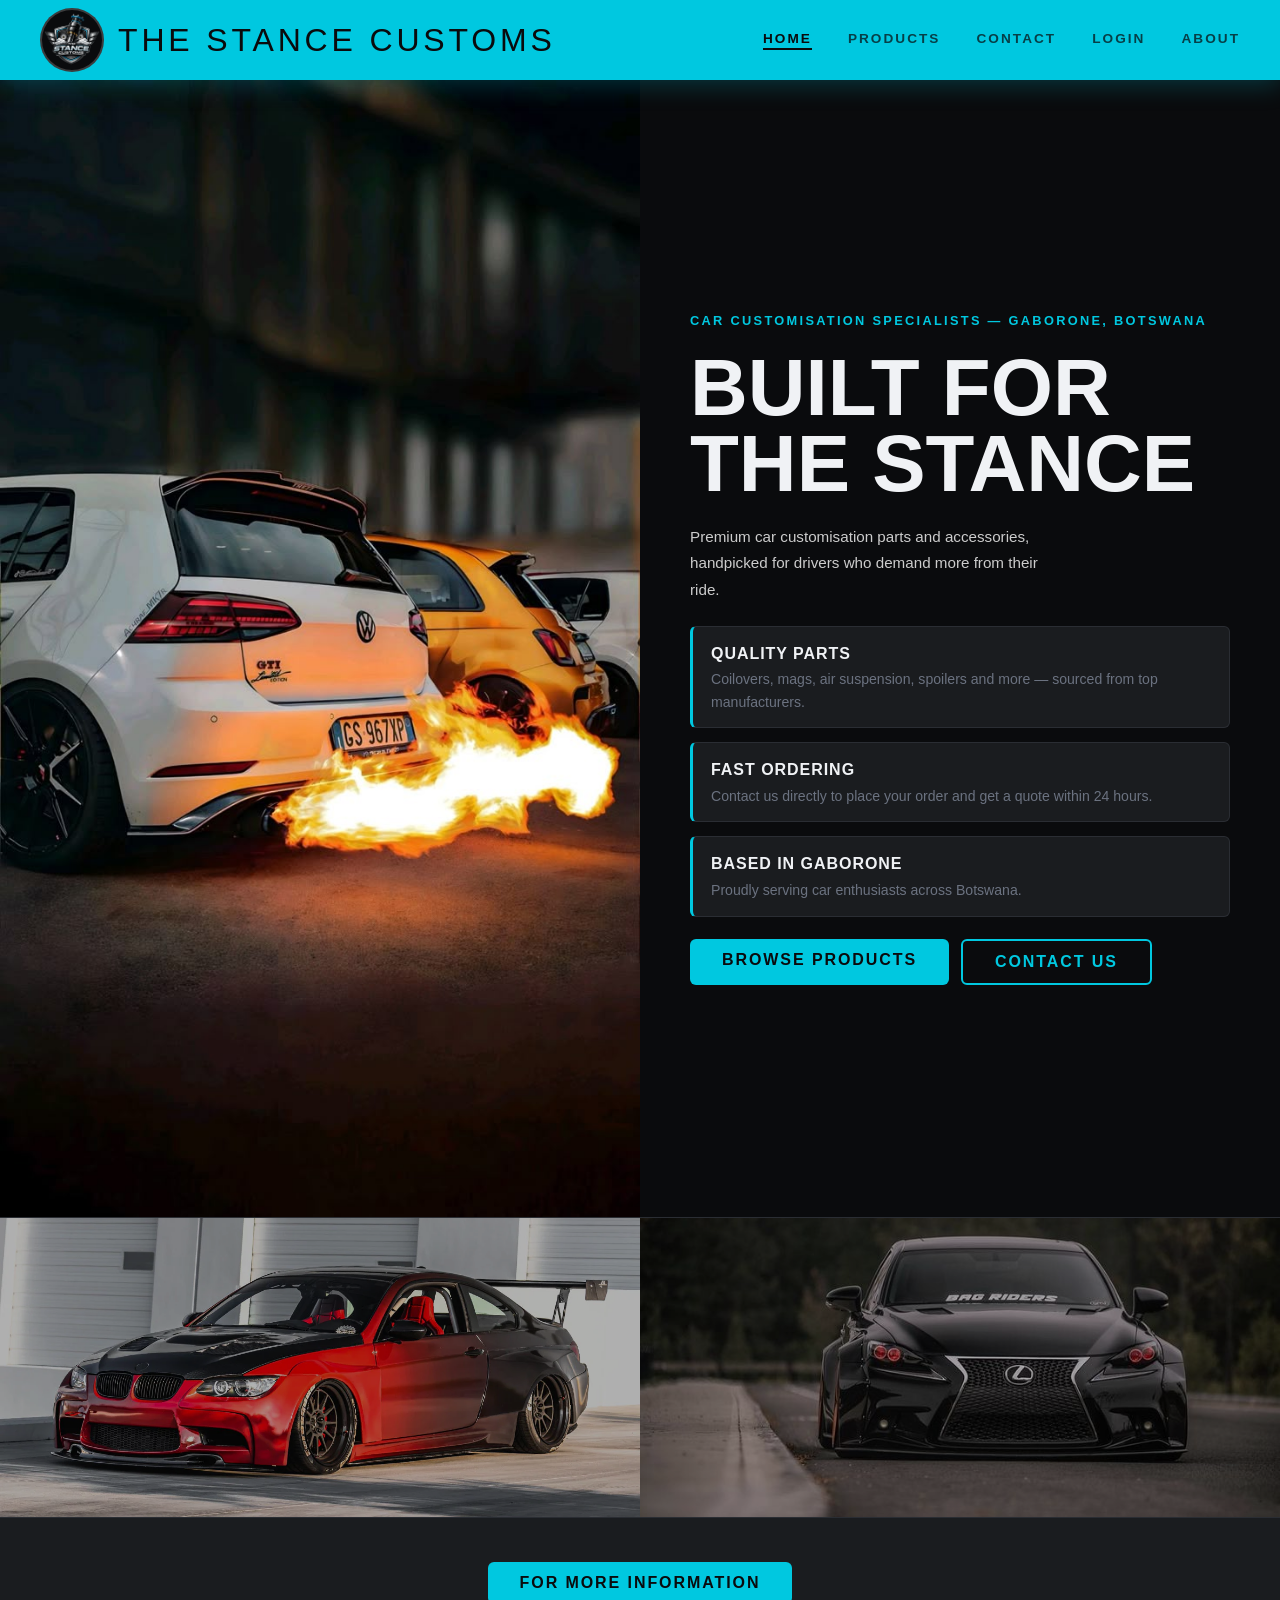
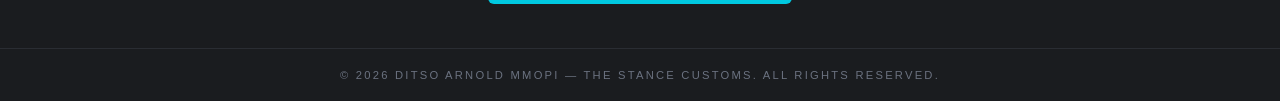
<file: index.html>
<!DOCTYPE html>
<html lang="en">
<head>
  <meta charset="UTF-8">
  <meta name="viewport" content="width=device-width, initial-scale=1.0, viewport-fit=cover">
  <title>The Stance Customs — Home</title>
  <link rel="stylesheet" href="styles.css">
</head>
<body>

  <header>
    <a href="index.html" class="header-brand">
      <div class="logo-box">
        <img src="images/logo.png" alt="The Stance Customs Logo">
      </div>
      <div class="brand-name"><em>T</em>HE STANCE CUSTOMS</div>
    </a>
    <nav>
      <a href="index.html" class="active">Home</a>
      <a href="products.html">Products</a>
      <a href="contact.html">Contact</a>
      <a href="login.html">Login</a>
      <a href="about.html">About</a>
    </nav>
  </header>

  <main>

    
    <section class="hero">
      <div class="hero-image">
        <img src="images/golf.jpeg" alt="Stance Car">
      </div>
      <div class="hero-content">
        <p class="hero-tag">Car Customisation Specialists — Gaborone, Botswana</p>
        <h1 class="hero-title">BUILT FOR<br>THE STANCE</h1>
        <p class="hero-desc">
          Premium car customisation parts and accessories, handpicked
          for drivers who demand more from their ride.
        </p>
        <div class="info-blocks">
          <div class="info-block">
            <strong>Quality Parts</strong>
            Coilovers, mags, air suspension, spoilers and more —
            sourced from top manufacturers.
          </div>
          <div class="info-block">
            <strong>Fast Ordering</strong>
            Contact us directly to place your order and get a quote
            within 24 hours.
          </div>
          <div class="info-block">
            <strong>Based in Gaborone</strong>
            Proudly serving car enthusiasts across Botswana.
          </div>
        </div>
        <div class="btn-row">
          <a href="products.html" class="btn btn-accent">Browse Products</a>
          <a href="contact.html" class="btn btn-outline">Contact Us</a>
        </div>
      </div>
    </section>

    <section class="image-strip">
      <div class="strip-item">
        <img src="images/bmw.webp" alt="Car customisation">
      </div>
      <div class="strip-item">
        <img src="images/lexux lights.jpg" alt="Stance build">
      </div>
    </section>

    
    <div class="more-info-bar">
      <a href="products.html" class="btn btn-accent">For More Information</a>
    </div>

  </main>

  <footer>
    <p>&copy; 2026 Ditso Arnold Mmopi — The Stance Customs. All rights reserved.</p>
  </footer>

</body>
</html>
</file>
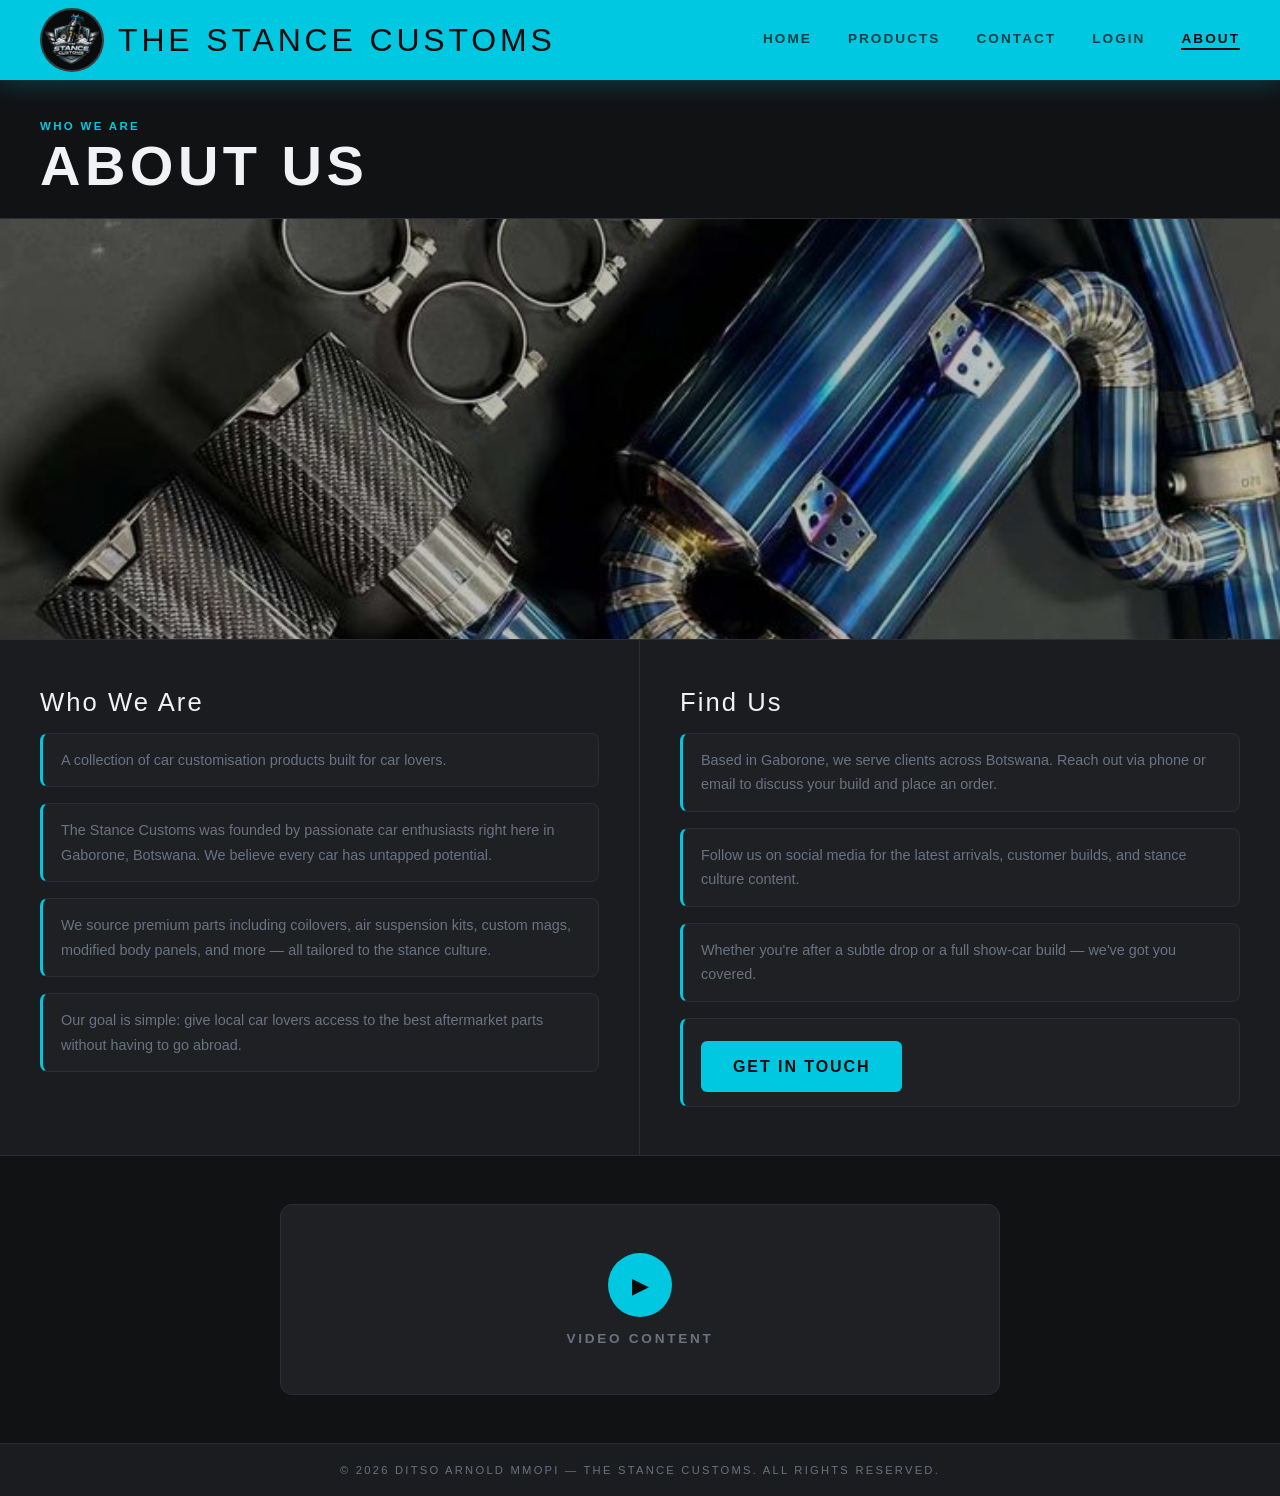
<file: about.html>
<!DOCTYPE html>
<html lang="en">
<head>
  <meta charset="UTF-8">
  <meta name="viewport" content="width=device-width, initial-scale=1.0, viewport-fit=cover">
  <title>The Stance Customs — About</title>
  <link rel="stylesheet" href="styles.css">
</head>
<body>

  <header>
    <a href="index.html" class="header-brand">
      <div class="logo-box">
        <img src="images/logo.png" alt="The Stance Customs Logo">
      </div>
      <div class="brand-name"><em>T</em>HE STANCE CUSTOMS</div>
    </a>
    <nav>
      <a href="index.html">Home</a>
      <a href="products.html">Products</a>
      <a href="contact.html">Contact</a>
      <a href="login.html">Login</a>
      <a href="about.html" class="active">About</a>
    </nav>
  </header>

  <main>

    <div class="page-banner">
      <span class="section-label">Who we are</span>
      <h1>ABOUT US</h1>
    </div>

    
    <div class="about-hero">
      <img src="images/Titanium pipe system.jpeg" alt="Titanium pipe system">
    </div>

    <div class="about-text-section">

      <div class="about-col">
        <div class="about-col-title">Who We Are</div>
        <div class="about-text-block">A collection of car customisation products built for car lovers.</div>
        <div class="about-text-block">The Stance Customs was founded by passionate car enthusiasts right here in Gaborone, Botswana. We believe every car has untapped potential.</div>
        <div class="about-text-block">We source premium parts including coilovers, air suspension kits, custom mags, modified body panels, and more — all tailored to the stance culture.</div>
        <div class="about-text-block">Our goal is simple: give local car lovers access to the best aftermarket parts without having to go abroad.</div>
      </div>

      <div class="about-col">
        <div class="about-col-title">Find Us</div>
        <div class="about-text-block">Based in Gaborone, we serve clients across Botswana. Reach out via phone or email to discuss your build and place an order.</div>
        <div class="about-text-block">Follow us on social media for the latest arrivals, customer builds, and stance culture content.</div>
        <div class="about-text-block">Whether you're after a subtle drop or a full show-car build — we've got you covered.</div>
        <div class="about-text-block" style="margin-top:auto;">
          <a href="contact.html" class="btn btn-accent" style="display:inline-block; margin-top:8px;">Get in Touch</a>
        </div>
      </div>

    </div>

    <div class="about-video-section">
      <div class="video-block">
        <div class="play-btn">&#9654;</div>
        <div class="video-label">Video Content</div>
      </div>
    </div>

  </main>

  <footer>
    <p>&copy; 2026 Ditso Arnold Mmopi — The Stance Customs. All rights reserved.</p>
  </footer>

</body>
</html>
</file>
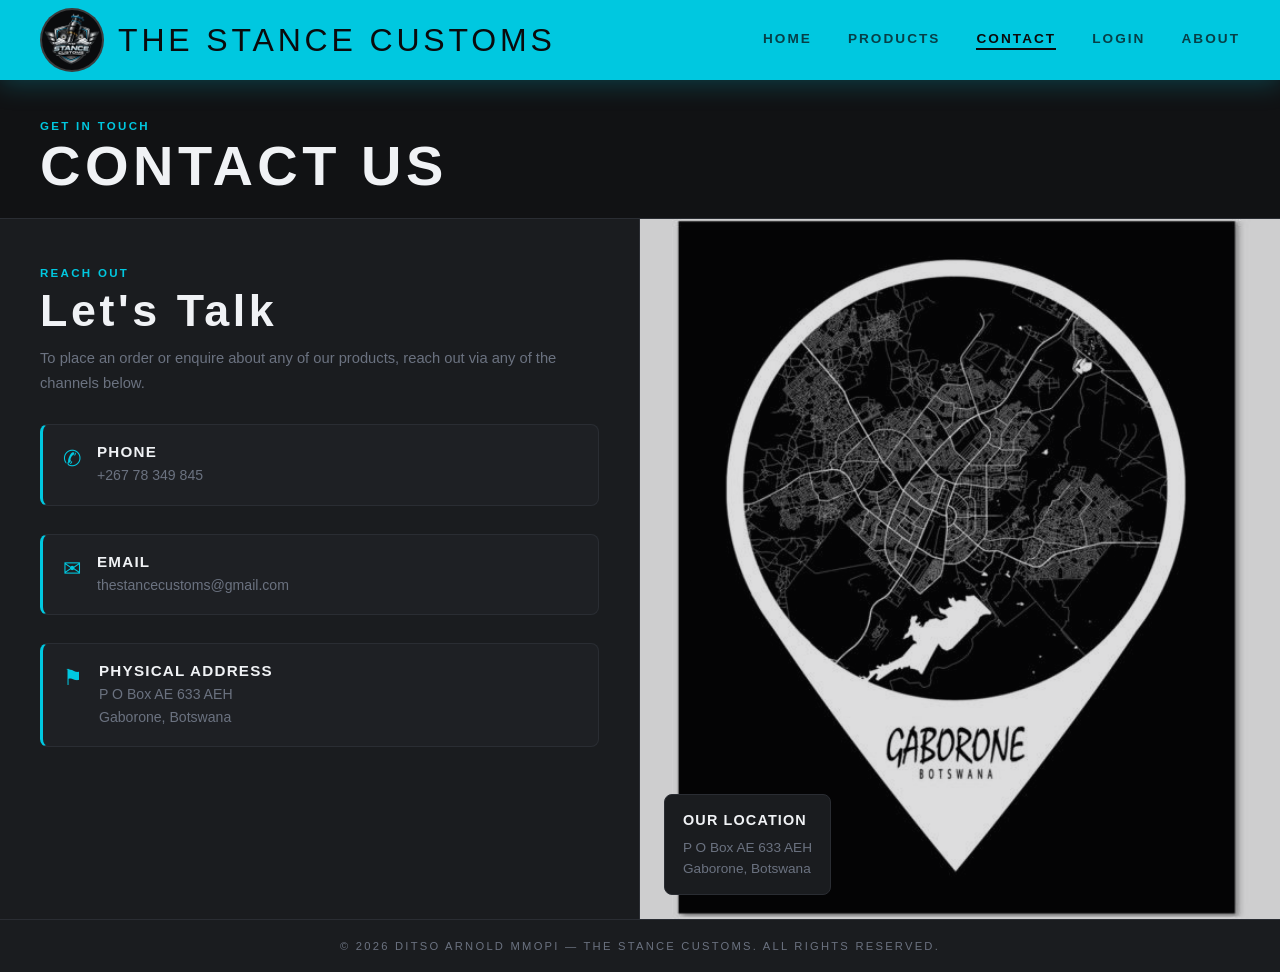
<file: contact.html>
<!DOCTYPE html>
<html lang="en">
<head>
  <meta charset="UTF-8">
  <meta name="viewport" content="width=device-width, initial-scale=1.0, viewport-fit=cover">
  <title>The Stance Customs — Contact</title>
  <link rel="stylesheet" href="styles.css">
</head>
<body>

  <header>
    <a href="index.html" class="header-brand">
      <div class="logo-box">
        <img src="images/logo.png" alt="The Stance Customs Logo">
      </div>
      <div class="brand-name"><em>T</em>HE STANCE CUSTOMS</div>
    </a>
    <nav>
      <a href="index.html">Home</a>
      <a href="products.html">Products</a>
      <a href="contact.html" class="active">Contact</a>
      <a href="login.html">Login</a>
      <a href="about.html">About</a>
    </nav>
  </header>

  <main>

    <div class="page-banner">
      <span class="section-label">Get in touch</span>
      <h1>CONTACT US</h1>
    </div>

    <div class="contact-layout">

      <div class="contact-info">
        <div class="contact-intro">
          <span class="section-label">Reach out</span>
          <h2>Let's Talk</h2>
          <p>To place an order or enquire about any of our products, reach out via any of the channels below.</p>
        </div>

        <div class="contact-item">
          <div class="contact-icon">&#9990;</div>
          <div class="contact-item-text">
            <strong>Phone</strong>
            <p>+267 78 349 845</p>
          </div>
        </div>

        <div class="contact-item">
          <div class="contact-icon">&#9993;</div>
          <div class="contact-item-text">
            <strong>Email</strong>
            <p>thestancecustoms@gmail.com</p>
          </div>
        </div>

        <div class="contact-item">
          <div class="contact-icon">&#9873;</div>
          <div class="contact-item-text">
            <strong>Physical Address</strong>
            <p>P O Box AE 633 AEH<br>Gaborone, Botswana</p>
          </div>
        </div>
      </div>

      <div class="map-area">
        <img src="images/Gaborone, Botswana City Map - Travel Pin Poster.jpeg" alt="Gaborone, Botswana">
        <div class="address-card">
          <strong>Our Location</strong>
          <p>P O Box AE 633 AEH<br>Gaborone, Botswana</p>
        </div>
      </div>

    </div>

  </main>

  <footer>
    <p>&copy; 2026 Ditso Arnold Mmopi — The Stance Customs. All rights reserved.</p>
  </footer>

</body>
</html>
</file>
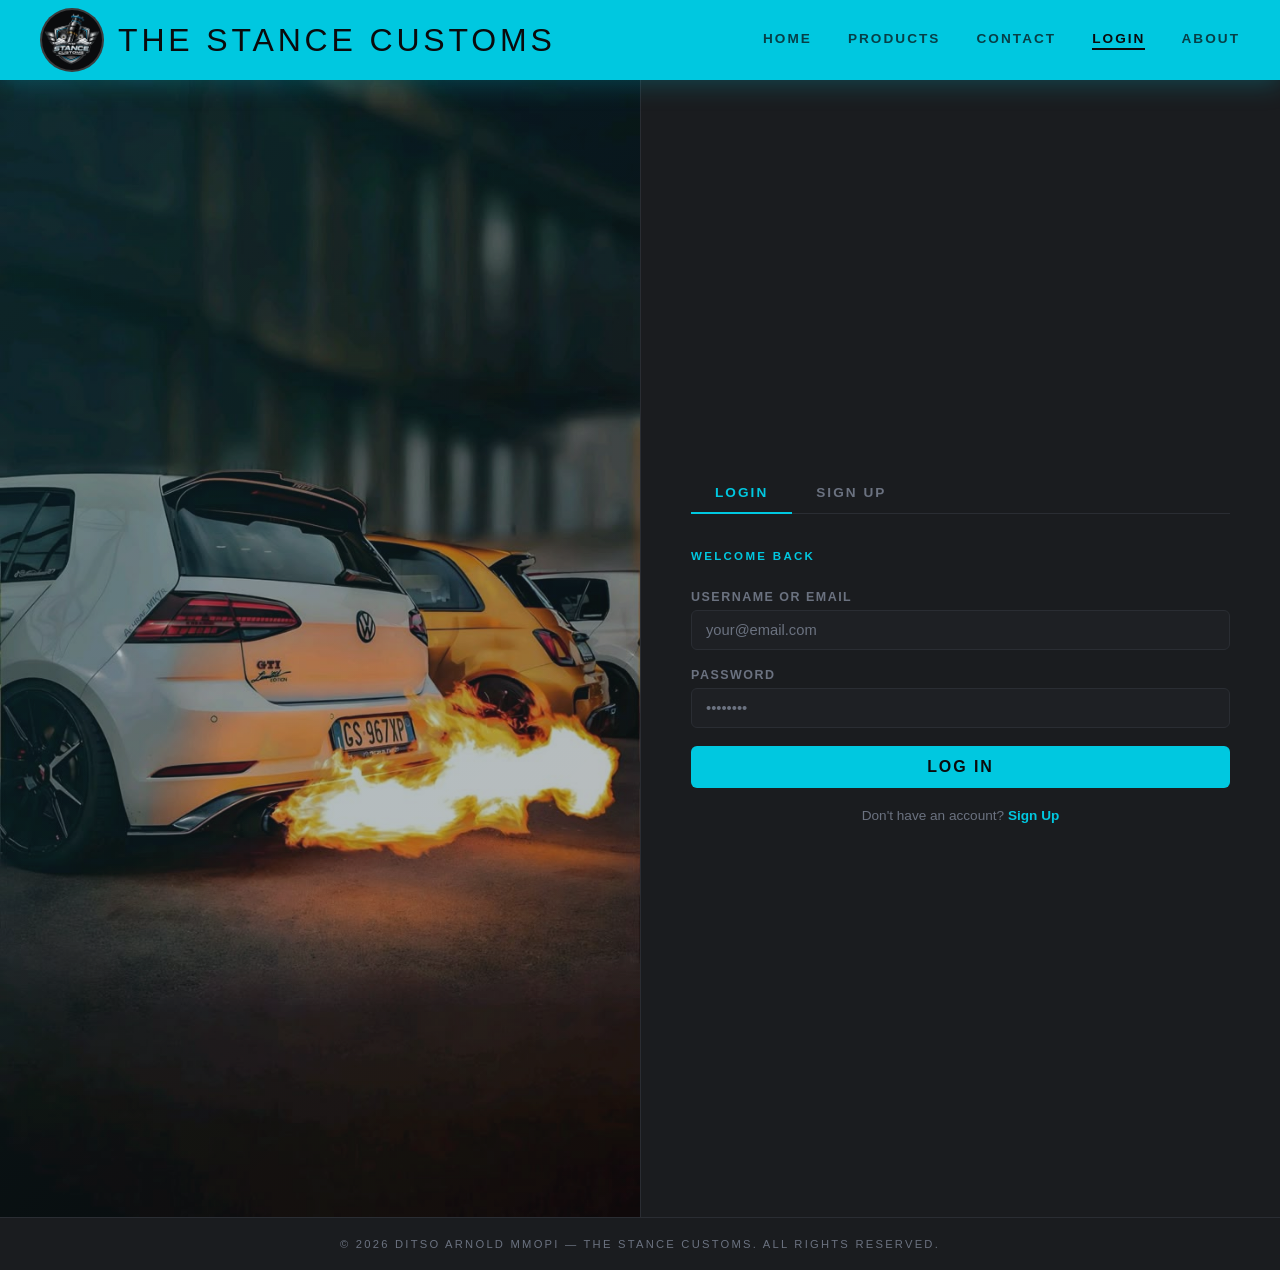
<file: login.html>
<!DOCTYPE html>
<html lang="en">
<head>
  <meta charset="UTF-8">
  <meta name="viewport" content="width=device-width, initial-scale=1.0, viewport-fit=cover">
  <title>The Stance Customs — Login</title>
  <link rel="stylesheet" href="styles.css">
</head>
<body>

  <header>
    <a href="index.html" class="header-brand">
      <div class="logo-box">
        <img src="images/logo.png" alt="The Stance Customs Logo">
      </div>
      <div class="brand-name"><em>T</em>HE STANCE CUSTOMS</div>
    </a>
    <nav>
      <a href="index.html">Home</a>
      <a href="products.html">Products</a>
      <a href="contact.html">Contact</a>
      <a href="login.html" class="active">Login</a>
      <a href="about.html">About</a>
    </nav>
  </header>

  <main>

   
    <div class="auth-layout">

      <div class="auth-image">
        <img src="images/golf.jpeg" alt="Stance car"
          onerror="this.style.display='none'"/>
        <div class="auth-image-placeholder" id="authPlaceholder" style="display:none">
          THE STANCE CUSTOMS
        </div>
        <div class="auth-overlay"></div>
      </div>

      <div class="auth-form-side">

        <div class="auth-tabs">
          <a href="#" class="auth-tab active" id="tab-login"
             onclick="showTab('login'); return false;">Login</a>
          <a href="#" class="auth-tab" id="tab-signup"
             onclick="showTab('signup'); return false;">Sign Up</a>
        </div>

       
        <div id="form-login">
          <span class="section-label" style="margin-bottom:28px;">Welcome back</span>
          <div class="form-group">
            <label for="login-email">Username or Email</label>
            <input type="email" id="login-email" placeholder="your@email.com">
          </div>
          <div class="form-group">
            <label for="login-pass">Password</label>
            <input type="password" id="login-pass" placeholder="••••••••">
          </div>
          <div class="form-submit">
            <button class="btn btn-accent" onclick="handleLogin()">Log In</button>
          </div>
          <p class="form-switch">
            Don't have an account?
            <a href="#" onclick="showTab('signup'); return false;">Sign Up</a>
          </p>
        </div>

        
        <div id="form-signup" style="display:none;">
          <span class="section-label" style="margin-bottom:28px;">Create your account</span>
          <div class="form-group">
            <label for="signup-email">Username or Email</label>
            <input type="email" id="signup-email" placeholder="your@email.com">
          </div>
          <div class="form-group">
            <label for="signup-pass">New Password</label>
            <input type="password" id="signup-pass" placeholder="••••••••">
          </div>
          <div class="form-group">
            <label for="signup-confirm">Confirm Password</label>
            <input type="password" id="signup-confirm" placeholder="••••••••">
          </div>
          <div class="form-submit">
            <button class="btn btn-yellow" onclick="handleSignup()">Sign Up</button>
          </div>
          <p class="form-switch">
            Already have an account?
            <a href="#" onclick="showTab('login'); return false;">Log In</a>
          </p>
        </div>

      </div>
    </div>

  </main>

  <div class="toast" id="toast"></div>

  <footer>
    <p>&copy; 2026 Ditso Arnold Mmopi — The Stance Customs. All rights reserved.</p>
  </footer>

  <script>
    
    document.querySelector('.auth-image img').onerror = function() {
      this.style.display = 'none';
      document.getElementById('authPlaceholder').style.display = 'flex';
    };

    function showTab(tab) {
      const isLogin = tab === 'login';
      document.getElementById('form-login').style.display  = isLogin ? 'block' : 'none';
      document.getElementById('form-signup').style.display = isLogin ? 'none'  : 'block';
      document.getElementById('tab-login').classList.toggle('active',  isLogin);
      document.getElementById('tab-signup').classList.toggle('active', !isLogin);
    }

    function showToast(msg) {
      const t = document.getElementById('toast');
      t.innerHTML = msg;
      t.classList.add('show');
      setTimeout(() => t.classList.remove('show'), 3000);
    }

    function handleLogin() {
      const email = document.getElementById('login-email').value.trim();
      const pass  = document.getElementById('login-pass').value.trim();
      if (!email || !pass) { showToast('Please fill in all fields.'); return; }
      showToast('<strong>Welcome back!</strong> Redirecting...');
      setTimeout(() => window.location.href = 'index.html', 1800);
    }

    function handleSignup() {
      const email   = document.getElementById('signup-email').value.trim();
      const pass    = document.getElementById('signup-pass').value.trim();
      const confirm = document.getElementById('signup-confirm').value.trim();
      if (!email || !pass || !confirm) { showToast('Please fill in all fields.'); return; }
      if (pass !== confirm) { showToast('Passwords do not match.'); return; }
      showToast('<strong>Account created!</strong> Please log in.');
      setTimeout(() => showTab('login'), 2000);
    }
  </script>

</body>
</html>
</file>
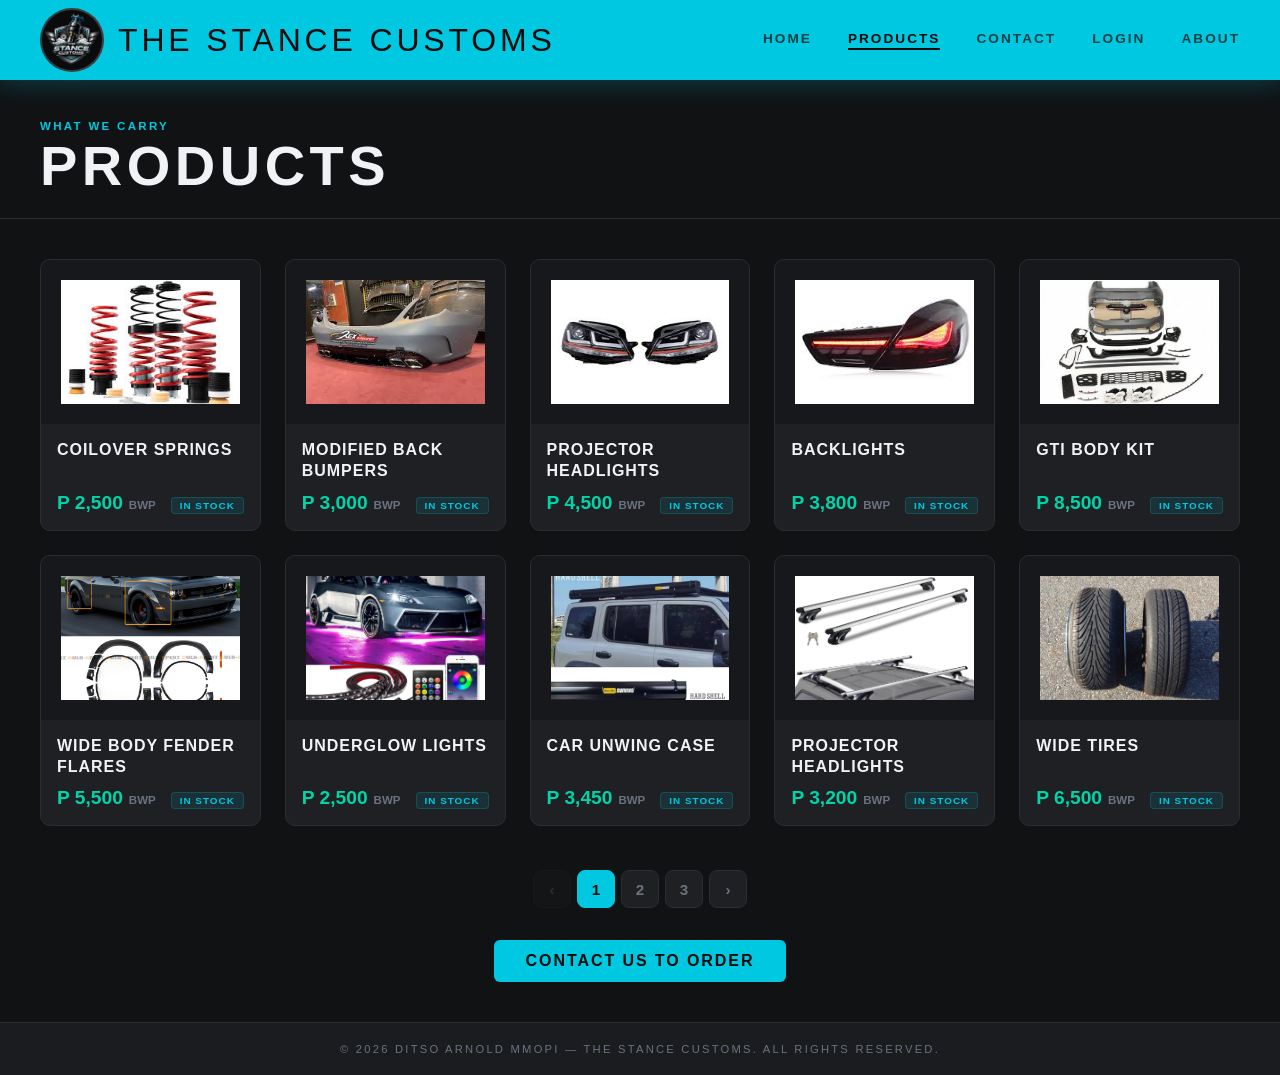
<file: products.html>
<!DOCTYPE html>
<html lang="en">
<head>
  <meta charset="UTF-8">
  <meta name="viewport" content="width=device-width, initial-scale=1.0">
  <title>The Stance Customs — Products</title>
  <link rel="stylesheet" href="styles.css">
</head>
<body>

  <header>
    <a href="index.html" class="header-brand">
      <div class="logo-box">
        <img src="images/logo.png" alt="Logo">
      </div>
      <div class="brand-name"><em>T</em>HE STANCE CUSTOMS</div>
    </a>
    <nav>
      <a href="index.html">Home</a>
      <a href="products.html" class="active">Products</a>
      <a href="contact.html">Contact</a>
      <a href="login.html">Login</a>
      <a href="about.html">About</a>
    </nav>
  </header>

  <main>

    <div class="page-banner">
      <span class="section-label">What We Carry</span>
      <h1>PRODUCTS</h1>
    </div>

    <div class="products-page-content">

      <!-- PAGE 1 -->
      <div class="page-section active" id="page-1">

        <div class="product-card" onclick="addToCart('Coilover Springs')">
          <img class="product-img" src="images/coilover.jpeg" alt="Coilover Springs">
          <div class="product-info">
            <div class="product-name">Coilover Springs</div>
            <div class="product-price-row">
              <span class="product-price">P 2,500</span>
              <span class="product-currency">BWP</span>
              <span class="product-badge">In Stock</span>
            </div>
          </div>
        </div>

        <div class="product-card" onclick="addToCart('Modified Back Bumpers')">
          <img class="product-img" src="images/back bumpers.jpeg" alt="back bumpers">
          <div class="product-info">
            <div class="product-name">Modified Back Bumpers</div>
            <div class="product-price-row">
              <span class="product-price">P 3,000</span>
              <span class="product-currency">BWP</span>
              <span class="product-badge">In Stock</span>
            </div>
          </div>
        </div>

        <div class="product-card" onclick="addToCart('Projector Headlights')">
          <img class="product-img" src="images/headlamp.jpeg" alt="Projector Headlights">
          <div class="product-info">
            <div class="product-name">Projector Headlights</div>
            <div class="product-price-row">
              <span class="product-price">P 4,500</span>
              <span class="product-currency">BWP</span>
              <span class="product-badge">In Stock</span>
            </div>
          </div>
        </div>

        <div class="product-card" onclick="addToCart('Backlights')">
          <img class="product-img" src="images/backligghts.jpeg" alt="Backlights">
          <div class="product-info">
            <div class="product-name">Backlights</div>
            <div class="product-price-row">
              <span class="product-price">P 3,800</span>
              <span class="product-currency">BWP</span>
              <span class="product-badge">In Stock</span>
            </div>
          </div>
        </div>

        <div class="product-card" onclick="addToCart('GTI Body Kit')">
          <img class="product-img" src="images/gti body kit.jpg" alt="GTI Body Kit">
          <div class="product-info">
            <div class="product-name">GTI Body Kit</div>
            <div class="product-price-row">
              <span class="product-price">P 8,500</span>
              <span class="product-currency">BWP</span>
              <span class="product-badge">In Stock</span>
            </div>
          </div>
        </div>

        <div class="product-card" onclick="addToCart('Wide Body Fender Flares')">
          <img class="product-img" src="images/fender flares.jpg" alt="fender flares">
          <div class="product-info">
            <div class="product-name">Wide Body Fender Flares</div>
            <div class="product-price-row">
              <span class="product-price">P 5,500</span>
              <span class="product-currency">BWP</span>
              <span class="product-badge">In Stock</span>
            </div>
          </div>
        </div>

      
      <div class="product-card" onclick="addToCart('underglow lights')">
          <img class="product-img" src="images/underglow lights.jpg" alt="underglow lights">
          <div class="product-info">
            <div class="product-name">underglow lights</div>
            <div class="product-price-row">
              <span class="product-price">P 2,500</span>
              <span class="product-currency">BWP</span>
              <span class="product-badge">In Stock</span>
            </div>
          </div>
        </div>
          
      <div class="product-card" onclick="addToCart('car unwing case')">
          <img class="product-img" src="images/car anwing case.jpg" alt="car unwing case">
          <div class="product-info">
            <div class="product-name">car unwing case</div>
            <div class="product-price-row">
              <span class="product-price">P 3,450</span>
              <span class="product-currency">BWP</span>
              <span class="product-badge">In Stock</span>
            </div>
          </div>
        </div>

      <div class="product-card" onclick="addToCart('roof rack')">
          <img class="product-img" src="images/roof racks.jpg" alt="roof rack">
          <div class="product-info">
            <div class="product-name">Projector Headlights</div>
            <div class="product-price-row">
              <span class="product-price">P 3,200</span>
              <span class="product-currency">BWP</span>
              <span class="product-badge">In Stock</span>
            </div>
          </div>
        </div>

      <div class="product-card" onclick="addToCart('wide tires')">
          <img class="product-img" src="images/Wide tires.jpeg" alt="wide tires">
          <div class="product-info">
            <div class="product-name">wide tires</div>
            <div class="product-price-row">
              <span class="product-price">P 6,500</span>
              <span class="product-currency">BWP</span>
              <span class="product-badge">In Stock</span>
            </div>
          </div>
        </div>

      </div>

      <!-- PAGE 2 -->
      <div class="page-section" id="page-2">

        <div class="product-card" onclick="addToCart('Air Suspension Kit')">
          <img class="product-img" src="images/air suspension.webp" alt="air suspension">
          <div class="product-info">
            <div class="product-name">Air Suspension Kit</div>
            <div class="product-price-row">
              <span class="product-price">P 12,000</span>
              <span class="product-currency">BWP</span>
              <span class="product-badge">In Stock</span>
            </div>
          </div>
        </div>

        <div class="product-card" onclick="addToCart('Custom Alloy Wheels')">
          <img class="product-img" src="images/custom alloy wheel.webp" alt="custom alloy wheel">
          <div class="product-info">
            <div class="product-name">Custom Alloy Wheels</div>
            <div class="product-price-row">
              <span class="product-price">P 6,800</span>
              <span class="product-currency">BWP</span>
              <span class="product-badge">In Stock</span>
            </div>
          </div>
        </div>

        <div class="product-card" onclick="addToCart('Carbon Fibre Spoiler')">
          <img class="product-img" src="images/carbon fibre spoler.jpg" alt="spoiler">
          <div class="product-info">
            <div class="product-name">Carbon Fibre Spoiler</div>
            <div class="product-price-row">
              <span class="product-price">P 4,200</span>
              <span class="product-currency">BWP</span>
              <span class="product-badge">Low Stock</span>
            </div>
          </div>
        </div>

        <div class="product-card" onclick="addToCart('Performance Exhaust Tip')">
          <img class="product-img" src="images/exhaust tip.jpeg" alt="exhaust tipl;'">
          <div class="product-info">
            <div class="product-name">Performance Exhaust Tip</div>
            <div class="product-price-row">
              <span class="product-price">P 1,800</span>
              <span class="product-currency">BWP</span>
              <span class="product-badge">In Stock</span>
            </div>
          </div>
        </div>

        <div class="product-card" onclick="addToCart('Titanium Pipe System')">
          <img class="product-img" src="images/Titanium pipe system.jpeg" alt="titanium pipe">
          <div class="product-info">
            <div class="product-name">Titanium Pipe System</div>
            <div class="product-price-row">
              <span class="product-price">P 9,500</span>
              <span class="product-currency">BWP</span>
              <span class="product-badge">In Stock</span>
            </div>
          </div>
        </div>

        <div class="product-card" onclick="addToCart('Stance Lowering Springs')">
          <img class="product-img" src="images/stance springs.webp" alt="stance springs">
          <div class="product-info">
            <div class="product-name">Stance Lowering Springs</div>
            <div class="product-price-row">
              <span class="product-price">P 3,200</span>
              <span class="product-currency">BWP</span>
              <span class="product-badge">In Stock</span>
            </div>
          </div>
        </div>

        <div class="product-card" onclick="addToCart('Tinted Tail Lights')">
          <img class="product-img" src="images/tinted rear lights.jpg" alt="tinted rear lights">
          <div class="product-info">
            <div class="product-name">Tinted Tail Lights</div>
            <div class="product-price-row">
              <span class="product-price">P 1,950</span>
              <span class="product-currency">BWP</span>
              <span class="product-badge">In Stock</span>
            </div>
          </div>
        </div>


        <div class="product-card" onclick="addToCart('Diffuser Rear Valance')">
          <img class="product-img" src="images/diffuser rear valance.webp" alt="rear diffuser">
          <div class="product-info">
            <div class="product-name">Diffuser Rear Valance</div>
            <div class="product-price-row">
              <span class="product-price">P 3,100</span>
              <span class="product-currency">BWP</span>
              <span class="product-badge">Low Stock</span>
            </div>
          </div>
        </div>

        <div class="product-card" onclick="addToCart('Roll Cage Bar')">
          <img class="product-img" src="images/roll cage bar.webp" alt="roll cage">
          <div class="product-info">
            <div class="product-name">Roll Cage Bar</div>
            <div class="product-price-row">
              <span class="product-price">P 4,800</span>
              <span class="product-currency">BWP</span>
              <span class="product-badge">In Stock</span>
            </div>
          </div>
        </div>

        <div class="product-card" onclick="addToCart('Carbon Mirror Caps')">
          <img class="product-img" src="images/carbon mirror caps.jpg" alt="mirror caps">
          <div class="product-info">
            <div class="product-name">Carbon Mirror Caps</div>
            <div class="product-price-row">
              <span class="product-price">P 1,100</span>
              <span class="product-currency">BWP</span>
              <span class="product-badge">In Stock</span>
            </div>
          </div>
        </div>


      </div>

      <!-- PAGE 3 -->
      <div class="page-section" id="page-3">

        <div class="product-card" onclick="addToCart('LED Angel Eyes')">
          <img class="product-img" src="images/led angel eyes.jpg" alt="angel eyes">
          <div class="product-info">
            <div class="product-name">LED Angel Eyes</div>
            <div class="product-price-row">
              <span class="product-price">P 2,100</span>
              <span class="product-currency">BWP</span>
              <span class="product-badge">In Stock</span>
            </div>
          </div>
        </div>

        <div class="product-card" onclick="addToCart('Side Skirt Extensions')">
          <img class="product-img" src="images/side skirt.jpg" alt="side skirt">
          <div class="product-info">
            <div class="product-name">Side Skirt Extensions</div>
            <div class="product-price-row">
              <span class="product-price">P 2,900</span>
              <span class="product-currency">BWP</span>
              <span class="product-badge">In Stock</span>
            </div>
          </div>
        </div>

        <div class="product-card" onclick="addToCart('Strut Tower Brace')">
          <img class="product-img" src="images/strut tower brace.jpg" alt="srut tower">
          <div class="product-info">
            <div class="product-name">Strut Tower Brace</div>
            <div class="product-price-row">
              <span class="product-price">P 2,600</span>
              <span class="product-currency">BWP</span>
              <span class="product-badge">In Stock</span>
            </div>
          </div>
        </div>

        <div class="product-card" onclick="addToCart('Front Lip Splitter')">
          <img class="product-img" src="images/front lip.png" alt="front lip">
          <div class="product-info">
            <div class="product-name">Front Lip Splitter</div>
            <div class="product-price-row">
              <span class="product-price">P 2,400</span>
              <span class="product-currency">BWP</span>
              <span class="product-badge">In Stock</span>
            </div>
          </div>
        </div>

        <div class="product-card" onclick="addToCart('Sport Steering Wheel')">
          <img class="product-img" src="images/steering wheel.webp" alt="steering wheel">
          <div class="product-info">
            <div class="product-name">Sport Steering Wheel</div>
            <div class="product-price-row">
              <span class="product-price">P 3,600</span>
              <span class="product-currency">BWP</span>
              <span class="product-badge">Low Stock</span>
            </div>
          </div>
        </div>

        <div class="product-card" onclick="addToCart('Racing Bucket Seats')">
          <img class="product-img" src="images/bucket seat.avif" alt="bucket seat">
          <div class="product-info">
            <div class="product-name">Racing Bucket Seats</div>
            <div class="product-price-row">
              <span class="product-price">P 7,200</span>
              <span class="product-currency">BWP</span>
              <span class="product-badge">In Stock</span>
            </div>
          </div>
        </div>

        <div class="product-card" onclick="addToCart('Short Shifter Kit')">
          <img class="product-img" src="images/short shifter kit.jpg" alt="short shifter kit">
          <div class="product-info">
            <div class="product-name">Short Shifter Kit</div>
            <div class="product-price-row">
              <span class="product-price">P 2,400</span>
              <span class="product-currency">BWP</span>
              <span class="product-badge">In Stock</span>
            </div>
          </div>
        </div>

        <div class="product-card" onclick="addToCart('Cold Air Intake')">
          <img class="product-img" src="images/cold air intake.webp" alt="air intake">
          <div class="product-info">
            <div class="product-name">Cold Air Intake</div>
            <div class="product-price-row">
              <span class="product-price">P 5,200</span>
              <span class="product-currency">BWP</span>
              <span class="product-badge">In Stock</span>
            </div>
          </div>
        </div>

        <div class="product-card" onclick="addToCart('Supercharger')">
          <img class="product-img" src="images/supercharger.webp" alt="supercharger">
          <div class="product-info">
            <div class="product-name">Supercharger</div>
            <div class="product-price-row">
              <span class="product-price">P 15,200</span>
              <span class="product-currency">BWP</span>
              <span class="product-badge">In Stock</span>
            </div>
          </div>
        </div>

        <div class="product-card" onclick="addToCart('roofbox')">
          <img class="product-img" src="images/roofbox.jpg" alt="roofbox">
          <div class="product-info">
            <div class="product-name">roofbox</div>
            <div class="product-price-row">
              <span class="product-price">P 3,200</span>
              <span class="product-currency">BWP</span>
              <span class="product-badge">In Stock</span>
            </div>
          </div>
        </div>


      </div>

      <div class="pagination-wrapper">
        <button class="page-btn" id="prevBtn" disabled onclick="changePage(-1)">&#8249;</button>
        <button class="page-btn active" data-page="1" onclick="goToPage(1)">1</button>
        <button class="page-btn" data-page="2" onclick="goToPage(2)">2</button>
        <button class="page-btn" data-page="3" onclick="goToPage(3)">3</button>
        <button class="page-btn" id="nextBtn" onclick="changePage(1)">&#8250;</button>
      </div>

      <div class="products-cta">
        <a href="contact.html" class="btn btn-accent">Contact Us to Order</a>
      </div>
 
      
 
    </div>
      
     

  </main>

  <div class="toast" id="toast"></div>

  <footer>
    <p>&copy; 2026 Ditso Arnold Mmopi — The Stance Customs. All rights reserved.</p>
  </footer>

  <script>
    var currentPage = 1;

    function goToPage(page) {
      document.getElementById('page-' + currentPage).classList.remove('active');
      currentPage = page;
      document.getElementById('page-' + currentPage).classList.add('active');

      document.querySelectorAll('.page-btn[data-page]').forEach(function(btn) {
        btn.classList.remove('active');
      });
      document.querySelector('.page-btn[data-page="' + page + '"]').classList.add('active');

      document.getElementById('prevBtn').disabled = (currentPage === 1);
      document.getElementById('nextBtn').disabled = (currentPage === 4);

      window.scrollTo({ top: 0, behavior: 'smooth' });
    }

    function changePage(dir) {
      var next = currentPage + dir;
      if (next >= 1 && next <= 4) {
        goToPage(next);
      }
    }

    function addToCart(name) {
      var t = document.getElementById('toast');
      t.innerHTML = '<strong>' + name + '</strong> added to enquiry';
      t.classList.add('show');
      setTimeout(function() { t.classList.remove('show'); }, 2800);
    }
  </script>

</body>
</html>
</file>
<file: styles.css>
:root {
  --bg:       #111214;
  --surface:  #1a1c1f;
  --card:     #1e2024;
  --border:   #2a2d33;
  --cyan:     #00c8e0;
  --cyan-dim: #0099ab;
  --white:    #f0f2f5;
  --muted:    #6b7280;
  --price:    #00d4a8;
  --black:    #0a0b0d;
}

*, *::before, *::after { box-sizing: border-box; margin: 0; padding: 0; }
html { scroll-behavior: smooth; }

body {
  font-family: 'Barlow', sans-serif;
  background: var(--bg);
  color: var(--white);
  min-height: 100vh;
  display: flex;
  flex-direction: column;
}

main { flex: 1; }

header {
  background: var(--cyan);
  display: flex;
  align-items: center;
  padding: 0 40px;
  height: 80px;
  position: sticky;
  top: 0;
  z-index: 100;
  box-shadow: 0 4px 24px rgba(0,200,224,.25);
}

.header-brand {
  display: flex;
  align-items: center;
  gap: 14px;
  text-decoration: none;
  flex-shrink: 0;
}

.logo-box {
  width: 64px; height: 64px;
  background: var(--black);
  border-radius: 50%;
  display: flex;
  align-items: center;
  justify-content: center;
  border: 2px solid rgba(255,255,255,.2);
  overflow: hidden;
  flex-shrink: 0;
}

.logo-box img { width: 100%; height: 100%; object-fit: cover; }

.brand-name {
  font-family: 'Bebas Neue', sans-serif;
  font-size: 2rem;
  letter-spacing: .12em;
  color: var(--black);
  line-height: 1;
}

.brand-name em { font-style: normal; }

nav { margin-left: auto; display: flex; gap: 36px; }

nav a {
  font-family: 'Barlow Condensed', sans-serif;
  font-size: .85rem;
  font-weight: 600;
  letter-spacing: .15em;
  color: var(--black);
  text-decoration: none;
  text-transform: uppercase;
  opacity: .72;
  transition: opacity .2s;
}

nav a:hover, nav a.active { opacity: 1; }
nav a.active { border-bottom: 2px solid var(--black); padding-bottom: 2px; }


footer {
  background: var(--surface);
  border-top: 1px solid var(--border);
  padding: 20px 36px;
  text-align: center;
  font-family: 'Barlow Condensed', sans-serif;
  font-size: .7rem;
  letter-spacing: .2em;
  text-transform: uppercase;
  color: var(--muted);
}


.btn {
  display: inline-block;
  padding: 12px 32px;
  font-family: 'Barlow Condensed', sans-serif;
  font-size: 1rem;
  font-weight: 700;
  letter-spacing: .12em;
  text-transform: uppercase;
  text-decoration: none;
  cursor: pointer;
  border: none;
  border-radius: 6px;
  transition: background .2s, color .2s;
}

.btn-accent       { background: var(--cyan); color: var(--black); }
.btn-accent:hover { background: #fff; color: var(--black); }

.btn-outline { border: 2px solid var(--cyan); color: var(--cyan); background: transparent; }
.btn-outline:hover { background: var(--cyan); color: var(--black); }

.btn-yellow       { background: #FFE8A3; color: var(--black); border: 1px solid #bd9b50; }
.btn-yellow:hover { background: #bd9b50; color: #fff; }

.section-label {
  font-family: 'Barlow Condensed', sans-serif;
  font-size: .72rem;
  font-weight: 700;
  letter-spacing: .2em;
  color: var(--cyan);
  text-transform: uppercase;
  display: block;
  margin-bottom: 6px;
}

.page-banner {
  padding: 40px 40px 24px;
  border-bottom: 1px solid var(--border);
}

.page-banner h1 {
  font-family: 'Bebas Neue', sans-serif;
  font-size: 3.5rem;
  color: var(--white);
  letter-spacing: .08em;
  line-height: 1;
}


.hero {
  display: grid;
  grid-template-columns: 1fr 1fr;
  min-height: calc(100vh - 80px);
}

.hero-image { background: var(--card); overflow: hidden; }
.hero-image img { width: 100%; height: 100%; object-fit: cover; display: block; }

.hero-content {
  background: var(--black);
  padding: 60px 50px;
  display: flex;
  flex-direction: column;
  justify-content: center;
  gap: 22px;
}

.hero-tag {
  font-family: 'Barlow Condensed', sans-serif;
  font-size: .8rem;
  font-weight: 600;
  letter-spacing: .18em;
  text-transform: uppercase;
  color: var(--cyan);
}

.hero-title {
  font-family: 'Bebas Neue', sans-serif;
  font-size: 5rem;
  color: var(--white);
  line-height: .95;
}

.hero-desc { font-size: .95rem; line-height: 1.75; color: #ccc; max-width: 380px; }

.info-blocks { display: flex; flex-direction: column; gap: 14px; }

.info-block {
  background: var(--surface);
  border: 1px solid var(--border);
  border-left: 3px solid var(--cyan);
  padding: 14px 18px;
  border-radius: 6px;
  font-size: .88rem;
  line-height: 1.6;
  color: var(--muted);
}

.info-block strong {
  display: block;
  color: var(--white);
  font-family: 'Barlow Condensed', sans-serif;
  font-size: 1rem;
  font-weight: 700;
  letter-spacing: .06em;
  text-transform: uppercase;
  margin-bottom: 2px;
}

.btn-row { display: flex; gap: 12px; flex-wrap: wrap; }

.image-strip {
  display: grid;
  grid-template-columns: 1fr 1fr;
  height: 300px;
  border-top: 1px solid var(--border);
}

.strip-item { overflow: hidden; }
.strip-item img { width: 100%; height: 100%; object-fit: cover; display: block; filter: brightness(.7); transition: filter .3s, transform .3s; }
.strip-item:hover img { filter: brightness(.95); transform: scale(1.03); }

.more-info-bar {
  display: flex;
  justify-content: center;
  padding: 44px 20px;
  background: var(--surface);
  border-top: 1px solid var(--border);
}


.products-page-content { padding: 40px; }

.products-grid {
  display: grid;
  grid-template-columns: repeat(auto-fill, minmax(220px, 1fr));
  gap: 24px;
}

/* Page sections — only 1 shown at a time */
.page-section { display: none; }
.page-section.active { display: grid; grid-template-columns: repeat(auto-fill, minmax(220px, 1fr)); gap: 24px; }

.product-card {
  background: var(--card);
  border: 1px solid var(--border);
  border-radius: 10px;
  overflow: hidden;
  cursor: pointer;
  transition: transform .2s, border-color .2s, box-shadow .2s;
  display: flex;
  flex-direction: column;
  animation: fadeUp .35s ease both;
}

.product-card:hover {
  transform: translateY(-4px);
  border-color: var(--cyan-dim);
  box-shadow: 0 12px 32px rgba(0,200,224,.1);
}

.product-img {
  width: 100%;
  aspect-ratio: 4/3;
  object-fit: cover;
  background: #16181b;
  padding: 20px;
  display: block;
}

.product-img-placeholder {
  width: 100%;
  aspect-ratio: 4/3;
  background: #16181b;
  display: flex;
  align-items: center;
  justify-content: center;
}

.product-img-placeholder svg { width: 48px; height: 48px; opacity: .18; }

.product-info { padding: 16px; flex: 1; display: flex; flex-direction: column; gap: 10px; }

.product-name {
  font-family: 'Barlow Condensed', sans-serif;
  font-size: 1rem;
  font-weight: 700;
  letter-spacing: .06em;
  text-transform: uppercase;
  color: var(--white);
  line-height: 1.3;
}

.product-price-row { display: flex; align-items: baseline; gap: 6px; margin-top: auto; }

.product-price {
  font-family: 'Barlow Condensed', sans-serif;
  font-size: 1.2rem;
  font-weight: 700;
  color: var(--price);
}

.product-currency { font-size: .72rem; font-weight: 600; color: var(--muted); }

.product-badge {
  font-size: .62rem;
  font-weight: 700;
  letter-spacing: .1em;
  text-transform: uppercase;
  background: rgba(0,200,224,.1);
  color: var(--cyan);
  border: 1px solid rgba(0,200,224,.2);
  padding: 2px 8px;
  border-radius: 4px;
  margin-left: auto;
}

.pagination-wrapper {
  display: flex;
  justify-content: center;
  align-items: center;
  gap: 6px;
  margin-top: 44px;
}

.page-btn {
  width: 38px; height: 38px;
  border-radius: 8px;
  border: 1px solid var(--border);
  background: var(--card);
  color: var(--muted);
  font-family: 'Barlow Condensed', sans-serif;
  font-size: .95rem;
  font-weight: 700;
  cursor: pointer;
  display: flex;
  align-items: center;
  justify-content: center;
  transition: background .15s, color .15s, border-color .15s;
}

.page-btn:hover { background: var(--border); color: var(--white); }
.page-btn.active { background: var(--cyan); color: var(--black); border-color: var(--cyan); }
.page-btn:disabled { opacity: .3; cursor: default; pointer-events: none; }

.products-cta { display: flex; justify-content: center; margin-top: 32px; }

.products-nav-label {
  text-align: center;
  margin-top: 14px;
  padding-bottom: 48px;
  font-family: 'Barlow Condensed', sans-serif;
  font-size: .7rem;
  font-weight: 700;
  letter-spacing: .2em;
  text-transform: uppercase;
  color: var(--muted);
}

/* Toast */
.toast {
  position: fixed;
  bottom: 32px; right: 32px;
  background: var(--surface);
  border: 1px solid var(--cyan-dim);
  color: var(--white);
  padding: 14px 20px;
  border-radius: 10px;
  font-size: .9rem;
  font-weight: 500;
  box-shadow: 0 8px 32px rgba(0,0,0,.5);
  transform: translateY(80px);
  opacity: 0;
  transition: transform .3s ease, opacity .3s ease;
  z-index: 999;
  pointer-events: none;
}

.toast.show { transform: translateY(0); opacity: 1; }
.toast strong { color: var(--cyan); }


.contact-layout {
  display: grid;
  grid-template-columns: 1fr 1fr;
  min-height: calc(100vh - 200px);
}

.contact-info {
  padding: 48px 40px;
  background: var(--surface);
  border-right: 1px solid var(--border);
  display: flex;
  flex-direction: column;
  gap: 28px;
}

.contact-intro h2 {
  font-family: 'Bebas Neue', sans-serif;
  font-size: 2.8rem;
  color: var(--white);
  letter-spacing: .08em;
  margin-bottom: 10px;
}

.contact-intro p { font-size: .92rem; line-height: 1.7; color: var(--muted); }

.contact-item {
  display: flex;
  align-items: flex-start;
  gap: 16px;
  background: var(--card);
  border: 1px solid var(--border);
  border-left: 3px solid var(--cyan);
  padding: 18px 20px;
  border-radius: 8px;
}

.contact-icon { font-size: 1.4rem; color: var(--cyan); flex-shrink: 0; margin-top: 2px; }

.contact-item-text strong {
  display: block;
  font-family: 'Barlow Condensed', sans-serif;
  font-size: .95rem;
  font-weight: 700;
  letter-spacing: .08em;
  text-transform: uppercase;
  color: var(--white);
  margin-bottom: 4px;
}

.contact-item-text p { font-size: .88rem; line-height: 1.6; color: var(--muted); }

.map-area { position: relative; background: var(--card); overflow: hidden; }
.map-area img { width: 100%; height: 100%; object-fit: cover; display: block; opacity: .85; }

.address-card {
  position: absolute;
  bottom: 24px; left: 24px;
  background: var(--surface);
  border: 1px solid var(--border);
  padding: 14px 18px;
  border-radius: 8px;
  font-size: .85rem;
  line-height: 1.6;
  color: var(--muted);
}

.address-card strong {
  display: block;
  color: var(--white);
  font-family: 'Barlow Condensed', sans-serif;
  font-size: .9rem;
  font-weight: 700;
  letter-spacing: .08em;
  text-transform: uppercase;
  margin-bottom: 4px;
}


.auth-layout {
  display: grid;
  grid-template-columns: 1fr 1fr;
  min-height: calc(100vh - 80px);
}

.auth-image { background: var(--card); position: relative; overflow: hidden; }
.auth-image img { width: 100%; height: 100%; object-fit: cover; display: block; opacity: .7; }

.auth-image-placeholder {
  width: 100%; height: 100%;
  display: flex; align-items: center; justify-content: center;
  font-family: 'Bebas Neue', sans-serif;
  font-size: 1.2rem; letter-spacing: .3em; color: var(--muted);
  background: linear-gradient(135deg, var(--card), var(--surface));
}

.auth-overlay {
  position: absolute; inset: 0;
  background: linear-gradient(135deg, rgba(0,200,224,.1), transparent);
  pointer-events: none;
}

.auth-form-side {
  background: var(--surface);
  border-left: 1px solid var(--border);
  padding: 60px 50px;
  display: flex;
  flex-direction: column;
  justify-content: center;
}

.auth-tabs { display: flex; margin-bottom: 36px; border-bottom: 1px solid var(--border); }

.auth-tab {
  font-family: 'Barlow Condensed', sans-serif;
  font-size: .85rem; font-weight: 700;
  letter-spacing: .15em; text-transform: uppercase;
  text-decoration: none; color: var(--muted);
  padding: 10px 24px 12px;
  border-bottom: 2px solid transparent;
  margin-bottom: -1px;
  transition: color .2s, border-color .2s;
}

.auth-tab:hover { color: var(--white); }
.auth-tab.active { color: var(--cyan); border-bottom-color: var(--cyan); }

.form-group { display: flex; flex-direction: column; gap: 6px; margin-bottom: 18px; }

.form-group label {
  font-family: 'Barlow Condensed', sans-serif;
  font-size: .78rem; font-weight: 700;
  letter-spacing: .12em; text-transform: uppercase; color: var(--muted);
}

.form-group input {
  background: var(--card);
  border: 1px solid var(--border);
  border-radius: 6px;
  padding: 11px 14px;
  color: var(--white);
  font-family: 'Barlow', sans-serif;
  font-size: .92rem;
  outline: none;
  transition: border-color .2s;
}

.form-group input:focus { border-color: var(--cyan); }
.form-group input::placeholder { color: var(--muted); }

.form-submit { margin-top: 8px; }
.form-submit .btn { width: 100%; text-align: center; }

.form-switch { margin-top: 20px; font-size: .85rem; color: var(--muted); text-align: center; }
.form-switch a { color: var(--cyan); text-decoration: none; font-weight: 600; }
.form-switch a:hover { text-decoration: underline; }


.about-hero { width: 100%; height: 420px; overflow: hidden; }
.about-hero img { width: 100%; height: 100%; object-fit: cover; display: block; filter: brightness(.75); }

.about-text-section {
  display: grid;
  grid-template-columns: 1fr 1fr;
  border-top: 1px solid var(--border);
}

.about-col {
  padding: 48px 40px;
  display: flex;
  flex-direction: column;
  gap: 16px;
  background: var(--surface);
}

.about-col:first-child { border-right: 1px solid var(--border); }

.about-col-title {
  font-family: 'Bebas Neue', sans-serif;
  font-size: 1.6rem;
  color: var(--white);
  letter-spacing: .08em;
}

.about-text-block {
  background: var(--card);
  border: 1px solid var(--border);
  border-left: 3px solid var(--cyan);
  padding: 14px 18px;
  border-radius: 8px;
  font-size: .9rem;
  line-height: 1.7;
  color: var(--muted);
}

.about-video-section {
  border-top: 1px solid var(--border);
  padding: 48px 40px;
  background: var(--bg);
  display: flex;
  flex-direction: column;
  align-items: center;
}

.video-block {
  width: 100%; max-width: 720px;
  background: var(--card);
  border: 1px solid var(--border);
  border-radius: 12px;
  padding: 48px 32px;
  display: flex;
  flex-direction: column;
  align-items: center;
  gap: 14px;
  cursor: pointer;
  transition: border-color .2s;
}

.video-block:hover { border-color: var(--cyan-dim); }

.play-btn {
  width: 64px; height: 64px;
  background: var(--cyan);
  border-radius: 50%;
  display: flex; align-items: center; justify-content: center;
  font-size: 1.4rem; color: var(--black);
}

.video-label {
  font-family: 'Barlow Condensed', sans-serif;
  font-size: .85rem; font-weight: 700;
  letter-spacing: .2em; text-transform: uppercase; color: var(--muted);
}


@keyframes fadeUp {
  from { opacity: 0; transform: translateY(16px); }
  to   { opacity: 1; transform: translateY(0); }
}




@media (max-width: 900px) {

  header {
    padding: 0 20px;
    height: 70px;
    flex-wrap: wrap;
  }

  .brand-name { font-size: 1.5rem; }

  nav { gap: 18px; }
  nav a { font-size: .75rem; letter-spacing: .08em; }

  
  .hero { grid-template-columns: 1fr; min-height: auto; }
  .hero-image { height: 320px; }
  .hero-content { padding: 40px 30px; }
  .hero-title { font-size: 3.5rem; }

  .image-strip { height: 200px; }


  .products-grid,
  .page-section.active {
    grid-template-columns: repeat(2, 1fr);
  }

  
  .contact-layout { grid-template-columns: 1fr; }
  .map-area { min-height: 320px; }


  .auth-layout { grid-template-columns: 1fr; }
  .auth-image { height: 260px; }

  
  .about-hero { height: 280px; }
  .about-text-section { grid-template-columns: 1fr; }
  .about-col:first-child { border-right: none; border-bottom: 1px solid var(--border); }
}


@media (max-width: 600px) {

  /* HEADER */
  header {
    height: auto;
    padding: 12px 16px;
    flex-direction: column;
    align-items: flex-start;
    gap: 10px;
    position: sticky;
    top: 0;
  }

  .logo-box { width: 48px; height: 48px; }
  .brand-name { font-size: 1.3rem; letter-spacing: .08em; }

  nav {
    width: 100%;
    gap: 0;
    justify-content: space-between;
    border-top: 1px solid rgba(0,0,0,.15);
    padding-top: 8px;
    padding-bottom: 4px;
  }

  nav a {
    font-size: .7rem;
    letter-spacing: .06em;
    padding: 4px 2px;
    opacity: .8;
  }

  .page-banner { padding: 24px 16px 16px; }
  .page-banner h1 { font-size: 2.4rem; }

  .hero { grid-template-columns: 1fr; }
  .hero-image { height: 240px; }

  .hero-content {
    padding: 28px 16px;
    gap: 16px;
  }

  .hero-title { font-size: 2.8rem; }
  .hero-desc { font-size: .88rem; max-width: 100%; }

  .info-block { padding: 12px 14px; font-size: .84rem; }

  .btn-row { flex-direction: column; gap: 10px; }
  .btn-row .btn { width: 100%; text-align: center; }

  .image-strip { grid-template-columns: 1fr; height: auto; }
  .strip-item { height: 180px; }

  .more-info-bar { padding: 28px 16px; }
  .more-info-bar .btn { width: 100%; text-align: center; }

  .products-page-content { padding: 20px 16px; }

  .products-grid,
  .page-section.active {
    grid-template-columns: 1fr 1fr;
    gap: 14px;
  }

  .product-name { font-size: .88rem; }
  .product-price { font-size: 1rem; }
  .product-badge { display: none; }

  .pagination-wrapper { gap: 4px; margin-top: 28px; }
  .page-btn { width: 34px; height: 34px; font-size: .85rem; }

  .products-cta { margin-top: 24px; }
  .products-cta .btn { width: 100%; text-align: center; }

  .contact-layout { grid-template-columns: 1fr; }

  .contact-info { padding: 28px 16px; gap: 18px; }
  .contact-intro h2 { font-size: 2rem; }

  .contact-item { padding: 14px 16px; gap: 12px; }
  .contact-icon { font-size: 1.2rem; }
  .contact-item-text p { font-size: .84rem; }

  .map-area { min-height: 280px; }
  .address-card { bottom: 16px; left: 16px; right: 16px; }

  .auth-layout { grid-template-columns: 1fr; }
  .auth-image { height: 200px; }

  .auth-form-side {
    padding: 32px 20px;
    border-left: none;
    border-top: 1px solid var(--border);
  }

  .auth-tab { padding: 8px 16px 10px; font-size: .78rem; }

  .form-submit .btn { width: 100%; }

  .about-hero { height: 220px; }

  .about-text-section { grid-template-columns: 1fr; }
  .about-col { padding: 28px 16px; }
  .about-col:first-child { border-right: none; border-bottom: 1px solid var(--border); }
  .about-col-title { font-size: 1.3rem; }
  .about-text-block { font-size: .86rem; padding: 12px 14px; }

  .about-video-section { padding: 32px 16px; }
  .video-block { padding: 32px 20px; }

  .toast {
    bottom: 16px;
    right: 16px;
    left: 16px;
    font-size: .82rem;
    padding: 12px 16px;
  }
  footer { font-size: .65rem; letter-spacing: .12em; padding: 16px; }
}


@media (max-width: 380px) {
  .products-grid,
  .page-section.active { grid-template-columns: 1fr; }

  nav a { font-size: .62rem; }
  .brand-name { font-size: 1.1rem; }
}
</file>
